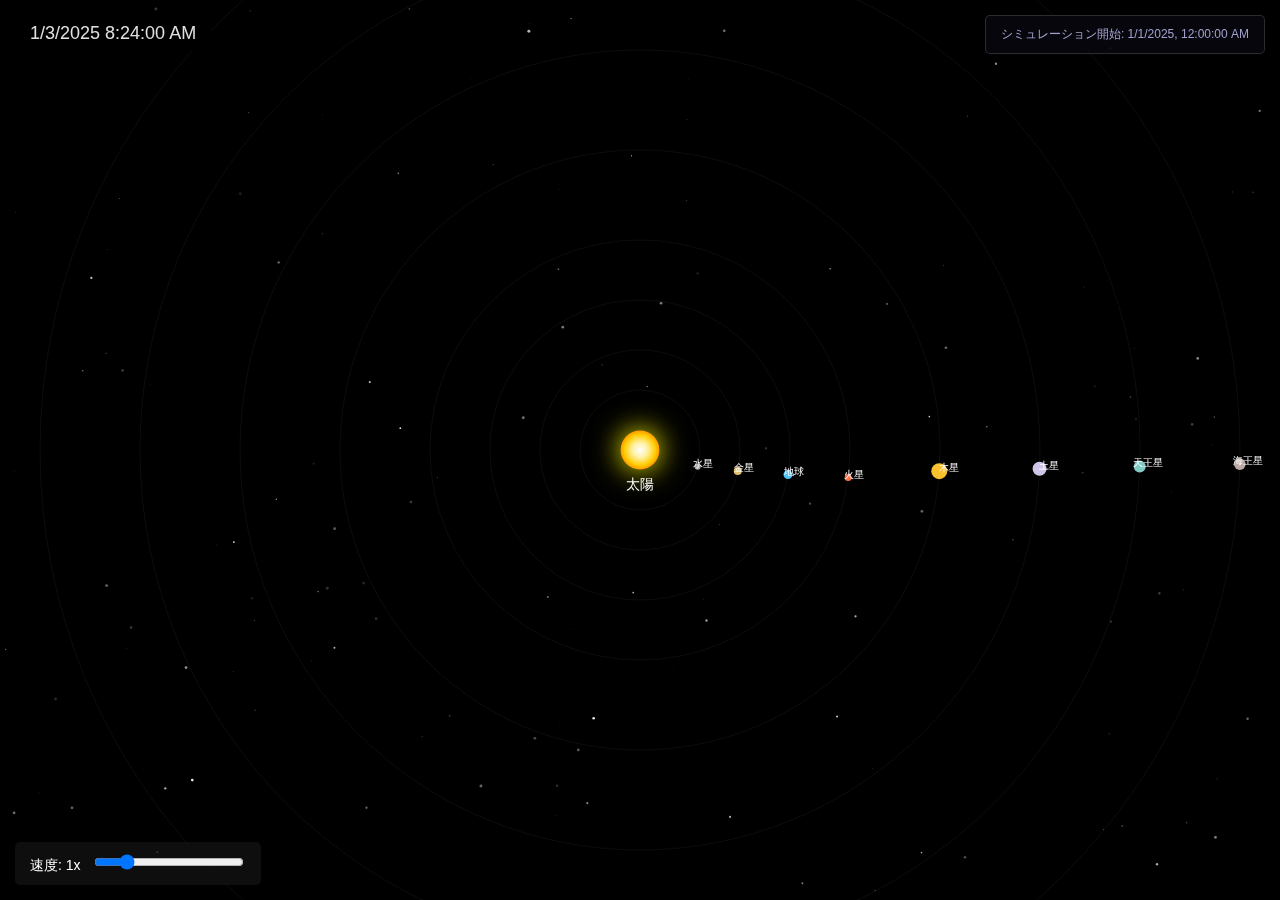
<file: index.html>
<!DOCTYPE html>
<html lang="ja">
<head>
  <meta charset="UTF-8">
  <title>銀河系シミュレーター（完全版・速度調整付き）</title>
  <style>
    body {
      margin: 0;
      background: black;
      overflow: hidden;
      color: white;
      font-family: 'Segoe UI', Tahoma, Geneva, Verdana, sans-serif;
    }
    canvas {
      display: block;
      margin: 0 auto;
      cursor: crosshair;
    }
    #timestamp {
      position: fixed;
      top: 15px;
      left: 15px;
      color: #e0e0e0;
      font-size: 18px;
      background: rgba(0, 0, 0, 0.7);
      padding: 8px 15px;
      border-radius: 5px;
      text-shadow: 1px 1px 2px rgba(0,0,0,0.5);
      z-index: 10;
    }
    #history {
      position: fixed;
      top: 15px;
      right: 15px;
      max-height: calc(100% - 30px);
      overflow-y: auto;
      font-size: 12px;
      background: rgba(10, 10, 20, 0.6);
      padding: 10px 15px;
      border-radius: 5px;
      white-space: pre-line;
      color: rgba(200, 200, 255, 0.8);
      font-style: normal;
      border: 1px solid rgba(255, 255, 255, 0.15);
      max-width: 320px;
      z-index: 10;
    }
    #history::-webkit-scrollbar {
      width: 5px;
    }
    #history::-webkit-scrollbar-track {
      background: rgba(0,0,0,0.3);
      border-radius: 5px;
    }
    #history::-webkit-scrollbar-thumb {
      background: rgba(255,255,255,0.3);
      border-radius: 5px;
    }
    #history::-webkit-scrollbar-thumb:hover {
      background: rgba(255,255,255,0.5);
    }
    #controls {
      position: fixed;
      bottom: 15px;
      left: 15px;
      background: rgba(20, 20, 20, 0.7);
      padding: 10px 15px;
      border-radius: 5px;
      color: white;
      font-size: 14px;
      z-index: 10;
    }
    #controls input[type="range"] {
      width: 150px;
      margin-left: 10px;
    }
  </style>
</head>
<body>
  <div id="timestamp">Loading...</div>
  <div id="history">シミュレーション履歴</div>
  <div id="controls">
    <label for="speedSlider">速度: <span id="speedValue">1x</span></label>
    <input type="range" id="speedSlider" min="0.1" max="5" step="0.1" value="1">
  </div>
  <canvas id="sim"></canvas>

  <script>
    const canvas = document.getElementById("sim");
    const ctx = canvas.getContext("2d");
    const timestampEl = document.getElementById("timestamp");
    const historyEl = document.getElementById("history");
    const speedSlider = document.getElementById("speedSlider");
    const speedValue = document.getElementById("speedValue");

    let canvasWidth = window.innerWidth;
    let canvasHeight = window.innerHeight;
    canvas.width = canvasWidth;
    canvas.height = canvasHeight;

    let centerX = canvasWidth / 2;
    let centerY = canvasHeight / 2;

    const startDate = new Date("2025-01-01T00:00:00");
    let elapsedDays = 0;
    let timeSpeed = 1;

    let history = ["シミュレーション開始: " + startDate.toLocaleString()];
    historyEl.textContent = history.join('\n');


    const planets = [
      { name: "水星", color: "#a9a9a9", radius: 3, distance: 60, speed: 0.006, angle: 0 },
      { name: "金星", color: "#e0c16c", radius: 4, distance: 100, speed: 0.0045, angle: 0 },
      { name: "地球", color: "#4fc3f7", radius: 4.5, distance: 150, speed: 0.0035, angle: 0 },
      { name: "火星", color: "#ff7043", radius: 3.5, distance: 210, speed: 0.0028, angle: 0 },
      { name: "木星", color: "#fbc02d", radius: 8, distance: 300, speed: 0.0015, angle: 0 },
      { name: "土星", color: "#d1c4e9", radius: 7, distance: 400, speed: 0.0010, angle: 0 },
      { name: "天王星", color: "#80cbc4", radius: 6, distance: 500, speed: 0.0007, angle: 0 },
      { name: "海王星", color: "#bcaaa4", radius: 5.8, distance: 600, speed: 0.0005, angle: 0 }
    ];

    const stars = Array.from({ length: 200 }, () => ({
  x: Math.random() * canvasWidth,
  y: Math.random() * canvasHeight,
  radius: Math.random() * 1.5,
  baseAlpha: 0.3 + Math.random() * 0.7,
  alpha: 0,
  twinkleSpeed: 0.5 + Math.random() * 1.5,
  phase: Math.random() * Math.PI * 2
}));


    let meteor = null;
    let blackHole = null;

    speedSlider.addEventListener("input", () => {
      timeSpeed = parseFloat(speedSlider.value);
      speedValue.textContent = `${timeSpeed.toFixed(1)}x`;
    });

    function updateTime() {
      elapsedDays += 0.05 * timeSpeed;
      const newDate = new Date(startDate.getTime() + elapsedDays * 86400000);
      timestampEl.textContent = `${newDate.toLocaleDateString()} ${newDate.toLocaleTimeString()}`;
    }

    function logEvent(message) {
      const now = new Date(startDate.getTime() + elapsedDays * 86400000);
      const dateStr = now.toLocaleString();
      history.unshift(`[${dateStr}] ${message}`);
      if (history.length > 50) history.pop();
      historyEl.textContent = history.join('\n');
      historyEl.scrollTop = 0;
    }

    function drawStars() {
  const time = Date.now() * 0.001;
  stars.forEach(s => {
    s.alpha = s.baseAlpha * (0.5 + 0.5 * Math.sin(time * s.twinkleSpeed + s.phase));
    ctx.beginPath();
    ctx.arc(s.x, s.y, s.radius, 0, Math.PI * 2);
    ctx.fillStyle = `rgba(255, 255, 255, ${s.alpha})`;
    ctx.fill();
  });
}

    function drawSun() {
      const pulse = 1 + 0.05 * Math.sin(Date.now() * 0.002);
      const sunRadius = 20 * pulse;
      const gradient = ctx.createRadialGradient(centerX, centerY, 0, centerX, centerY, sunRadius);
      gradient.addColorStop(0, "#ffffff");
      gradient.addColorStop(0.4, "#fff0a0");
      gradient.addColorStop(0.8, "#ffcc00");
      gradient.addColorStop(1, "#ff9900");
      ctx.fillStyle = gradient;
      ctx.shadowColor = "yellow";
      ctx.shadowBlur = 30 * pulse;
      ctx.beginPath();
      ctx.arc(centerX, centerY, sunRadius, 0, Math.PI * 2);
      ctx.fill();
      ctx.shadowColor = "transparent";
      ctx.fillStyle = "#fff";
      ctx.font = "14px sans-serif";
      ctx.textAlign = "center";
      ctx.fillText("太陽", centerX, centerY + sunRadius + 20);
    }

    function drawPlanets() {
      for (let i = planets.length - 1; i >= 0; i--) {
        const p = planets[i];
        p.angle += p.speed * timeSpeed;
        let x = centerX + Math.cos(p.angle) * p.distance;
        let y = centerY + Math.sin(p.angle) * p.distance;

        if (blackHole) {
          const dx = blackHole.x - x;
          const dy = blackHole.y - y;
          const distSq = dx * dx + dy * dy;
          const pullRadiusSq = 300 * 300;
          if (distSq < pullRadiusSq) {
            const dist = Math.sqrt(distSq);
            const force = (pullRadiusSq - distSq) / pullRadiusSq * 0.5;
            x += dx * force * 0.05;
            y += dy * force * 0.05;
            p.distance = Math.sqrt((x - centerX) ** 2 + (y - centerY) ** 2);
            if (dist < blackHole.radius + p.radius) {
              logEvent(`💥 ${p.name} がブラックホールに吸い込まれた`);
              planets.splice(i, 1);
              continue;
            }
          }
        }

        if (meteor) {
          const dx = meteor.x - x;
          const dy = meteor.y - y;
          const dist = Math.sqrt(dx * dx + dy * dy);
          if (dist < meteor.radius + p.radius) {
            logEvent(`☄️ メテオが ${p.name} に衝突！`);
            planets.splice(i, 1);
            meteor = null;
            continue;
          }
        }

        ctx.beginPath();
        ctx.ellipse(centerX, centerY, p.distance, p.distance, 0, 0, Math.PI * 2);
        ctx.strokeStyle = "rgba(255, 255, 255, 0.05)";
        ctx.lineWidth = 1;
        ctx.stroke();

        ctx.beginPath();
        ctx.arc(x, y, p.radius, 0, Math.PI * 2);
        ctx.fillStyle = p.color;
        ctx.fill();
        ctx.fillStyle = "#ffffff";
        ctx.font = "10px sans-serif";
        ctx.fillText(p.name, x + p.radius + 2, y);
      }
    }

    function drawMeteor() {
      if (!meteor) return;
      meteor.x += Math.cos(meteor.angle) * meteor.speed * timeSpeed;
      meteor.y += Math.sin(meteor.angle) * meteor.speed * timeSpeed;
      meteor.tail.push({ x: meteor.x, y: meteor.y, radius: meteor.radius });
      if (meteor.tail.length > 20) meteor.tail.shift();

      const dx = meteor.x - centerX;
      const dy = meteor.y - centerY;
      const sunRadius = 20 * (1 + 0.05 * Math.sin(Date.now() * 0.002));
      const dist = Math.sqrt(dx * dx + dy * dy);
      if (dist < sunRadius + meteor.radius) {
        logEvent("☄️ メテオが太陽に衝突し蒸発した");
        meteor = null;
        return;
      }

      if (meteor.x > canvasWidth + 100 || meteor.y > canvasHeight + 100 || meteor.y < -100) {
        meteor = null;
        return;
      }

      for (let i = 0; i < meteor.tail.length; i++) {
        const point = meteor.tail[i];
        const alpha = (i / meteor.tail.length) * 0.5;
        const radius = point.radius * (i / meteor.tail.length);
        ctx.beginPath();
        ctx.arc(point.x, point.y, radius, 0, Math.PI * 2);
        ctx.fillStyle = `rgba(255, 165, 0, ${alpha})`;
        ctx.fill();
      }
      ctx.beginPath();
      const grad = ctx.createRadialGradient(meteor.x, meteor.y, 0, meteor.x, meteor.y, meteor.radius);
      grad.addColorStop(0, "white");
      grad.addColorStop(1, "orange");
      ctx.fillStyle = grad;
      ctx.arc(meteor.x, meteor.y, meteor.radius, 0, Math.PI * 2);
      ctx.fill();
    }

    function drawBlackHole() {
      if (!blackHole) return;
      ctx.save();
      ctx.translate(blackHole.x, blackHole.y);
      ctx.rotate(blackHole.angle);
      const r = blackHole.radius;
      const disk = r * 3;
      const grad = ctx.createRadialGradient(0, 0, r * 0.8, 0, 0, disk);
      grad.addColorStop(0, "rgba(0,0,0,0)");
      grad.addColorStop(0.4, "rgba(255,0,0,0.2)");
      grad.addColorStop(0.8, "rgba(0,0,255,0.2)");
      grad.addColorStop(1, "rgba(0,0,0,0)");
      ctx.fillStyle = grad;
      ctx.beginPath();
      ctx.arc(0, 0, disk, 0, Math.PI * 2);
      ctx.fill();
      ctx.fillStyle = "black";
      ctx.shadowColor = "purple";
      ctx.shadowBlur = 20;
      ctx.beginPath();
      ctx.arc(0, 0, r, 0, Math.PI * 2);
      ctx.fill();
      ctx.restore();
      blackHole.angle += 0.01 * timeSpeed;
    }

    function animate() {
      ctx.clearRect(0, 0, canvasWidth, canvasHeight);
      updateTime();
      drawStars();
      drawSun();
      drawPlanets();
      drawMeteor();
      drawBlackHole();
      requestAnimationFrame(animate);
    }

    function spawnMeteor() {
      meteor = {
        x: -100,
        y: Math.random() * canvasHeight,
        speed: 4 + Math.random() * 4,
        radius: 4 + Math.random() * 4,
        angle: Math.PI / 8,
        tail: []
      };
    }

    function spawnBlackHole() {
      if (blackHole) return;
      blackHole = {
        x: Math.random() * canvasWidth * 0.8 + canvasWidth * 0.1,
        y: Math.random() * canvasHeight * 0.8 + canvasHeight * 0.1,
        radius: 20 + Math.random() * 10,
        angle: 0
      };
      logEvent("🕳️ ブラックホール出現");
      setTimeout(() => {
        blackHole = null;
        logEvent("⚫ ブラックホール消滅");
      }, 10000);
    }

    setInterval(spawnMeteor, 10000);
    setInterval(spawnBlackHole, 20000);

    window.addEventListener('resize', () => {
      canvasWidth = window.innerWidth;
      canvasHeight = window.innerHeight;
      canvas.width = canvasWidth;
      canvas.height = canvasHeight;
      centerX = canvasWidth / 2;
      centerY = canvasHeight / 2;
    });

    animate();
  </script>
</body>
</html>
</file>
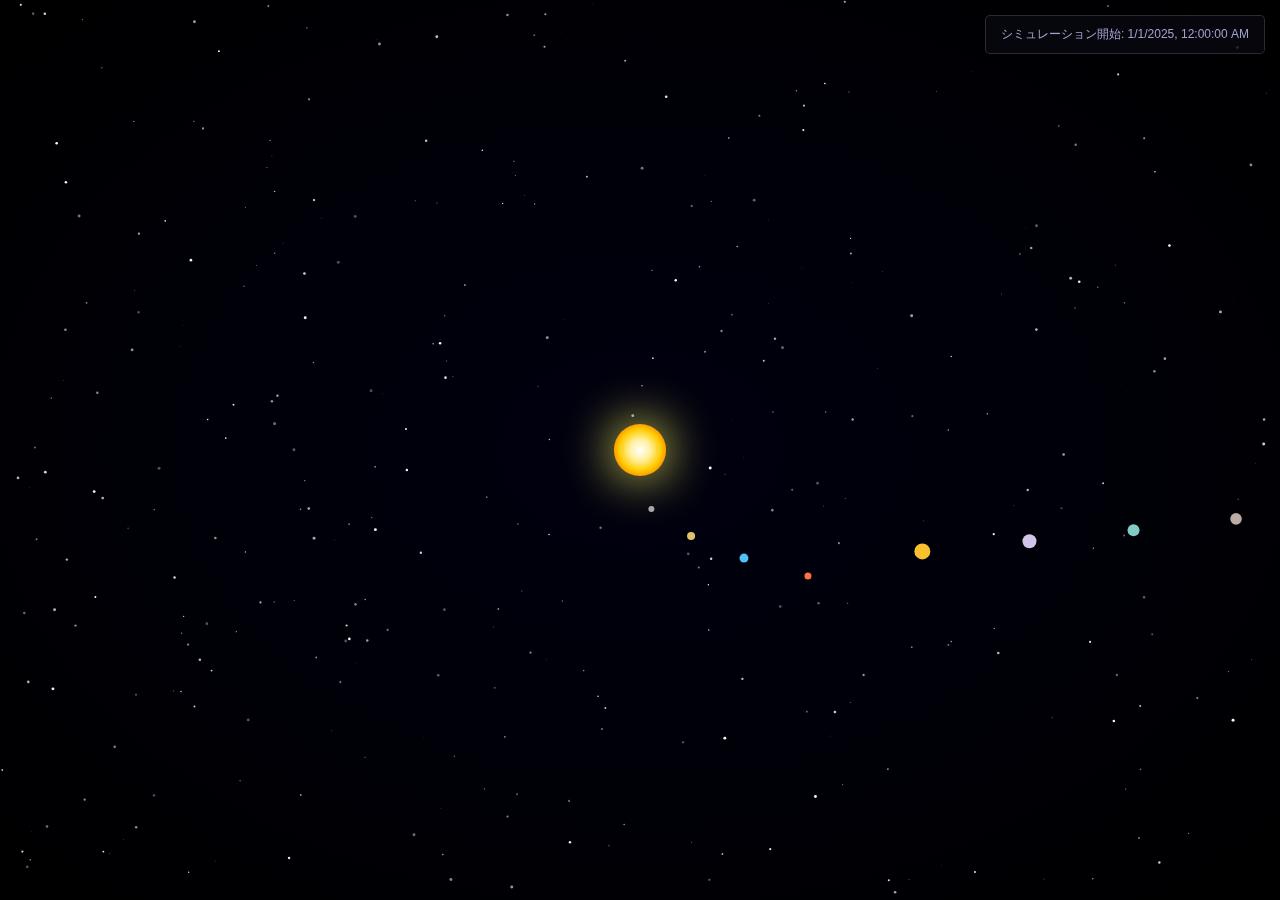
<file: index2.html>
<!DOCTYPE html>
<html lang="ja">
<head>
  <meta charset="UTF-8">
  <title>銀河系シミュレーター（完全版・高速＆グラフィック強化）</title>
  <style>
    body {
      margin: 0;
      background: radial-gradient(ellipse at center, #000010 0%, #000000 100%);
      overflow: hidden;
      color: white;
      font-family: 'Segoe UI', Tahoma, Geneva, Verdana, sans-serif;
    }
    canvas {
      display: block;
      margin: 0 auto;
      cursor: crosshair;
    }
    #history {
      position: fixed;
      top: 15px;
      right: 15px;
      max-height: calc(100% - 30px);
      overflow-y: auto;
      font-size: 12px;
      background: rgba(10, 10, 20, 0.6);
      padding: 10px 15px;
      border-radius: 5px;
      white-space: pre-line;
      color: rgba(200, 200, 255, 0.8);
      border: 1px solid rgba(255, 255, 255, 0.15);
      max-width: 320px;
      z-index: 10;
    }
  </style>
</head>
<body>
  <div id="history">シミュレーション履歴</div>
  <canvas id="sim"></canvas>

  <script>
    const canvas = document.getElementById("sim");
    const ctx = canvas.getContext("2d");
    const historyEl = document.getElementById("history");

    let canvasWidth = window.innerWidth;
    let canvasHeight = window.innerHeight;
    canvas.width = canvasWidth;
    canvas.height = canvasHeight;

    let centerX = canvasWidth / 2;
    let centerY = canvasHeight / 2;

    const startDate = new Date("2025-01-01T00:00:00");
    let elapsedDays = 0;
    let history = ["シミュレーション開始: " + startDate.toLocaleString()];
    historyEl.textContent = history.join('\n');

    const stars = Array.from({ length: 400 }, () => ({
      x: Math.random() * canvasWidth,
      y: Math.random() * canvasHeight,
      radius: Math.random() * 1.5,
      alpha: 0.3 + Math.random() * 0.7
    }));

    const planets = [
      { name: "水星", color: "#a9a9a9", radius: 3, distance: 60, speed: 0.006 * 5, angle: 0 },
      { name: "金星", color: "#e0c16c", radius: 4, distance: 100, speed: 0.0045 * 5, angle: 0 },
      { name: "地球", color: "#4fc3f7", radius: 4.5, distance: 150, speed: 0.0035 * 5, angle: 0 },
      { name: "火星", color: "#ff7043", radius: 3.5, distance: 210, speed: 0.0028 * 5, angle: 0 },
      { name: "木星", color: "#fbc02d", radius: 8, distance: 300, speed: 0.0015 * 5, angle: 0 },
      { name: "土星", color: "#d1c4e9", radius: 7, distance: 400, speed: 0.0010 * 5, angle: 0 },
      { name: "天王星", color: "#80cbc4", radius: 6, distance: 500, speed: 0.0007 * 5, angle: 0 },
      { name: "海王星", color: "#bcaaa4", radius: 5.8, distance: 600, speed: 0.0005 * 5, angle: 0 }
    ];

    let meteor = null;
    let blackHole = null;

    function logEvent(message) {
      const now = new Date(startDate.getTime() + elapsedDays * 86400000);
      const dateStr = now.toLocaleString();
      history.unshift(`[${dateStr}] ${message}`);
      if (history.length > 50) history.pop();
      historyEl.textContent = history.join('\n');
      historyEl.scrollTop = 0;
    }

    function drawStars() {
      stars.forEach(s => {
        ctx.beginPath();
        ctx.arc(s.x, s.y, s.radius, 0, Math.PI * 2);
        ctx.fillStyle = `rgba(255, 255, 255, ${s.alpha})`;
        ctx.fill();
      });
    }

    function drawSun() {
      const pulse = 1 + 0.05 * Math.sin(Date.now() * 0.002);
      const sunRadius = 25 * pulse;
      const gradient = ctx.createRadialGradient(centerX, centerY, 0, centerX, centerY, sunRadius);
      gradient.addColorStop(0, "#fff");
      gradient.addColorStop(0.4, "#fff0a0");
      gradient.addColorStop(0.8, "#ffcc00");
      gradient.addColorStop(1, "#ff9900");
      ctx.fillStyle = gradient;
      ctx.shadowColor = "#ffff66";
      ctx.shadowBlur = 50;
      ctx.beginPath();
      ctx.arc(centerX, centerY, sunRadius, 0, Math.PI * 2);
      ctx.fill();
      ctx.shadowColor = "transparent";
    }

    function drawPlanets() {
      planets.forEach(p => {
        p.angle += p.speed;
        let x = centerX + Math.cos(p.angle) * p.distance;
        let y = centerY + Math.sin(p.angle) * p.distance;

        ctx.beginPath();
        ctx.arc(x, y, p.radius, 0, Math.PI * 2);
        ctx.fillStyle = p.color;
        ctx.fill();
      });
    }

    function animate() {
      ctx.clearRect(0, 0, canvasWidth, canvasHeight);
      elapsedDays += 0.05 * 5;
      drawStars();
      drawSun();
      drawPlanets();
      requestAnimationFrame(animate);
    }

    window.addEventListener('resize', () => {
      canvasWidth = window.innerWidth;
      canvasHeight = window.innerHeight;
      canvas.width = canvasWidth;
      canvas.height = canvasHeight;
      centerX = canvasWidth / 2;
      centerY = canvasHeight / 2;
    });

    animate();
  </script>
</body>
</html>
</file>
